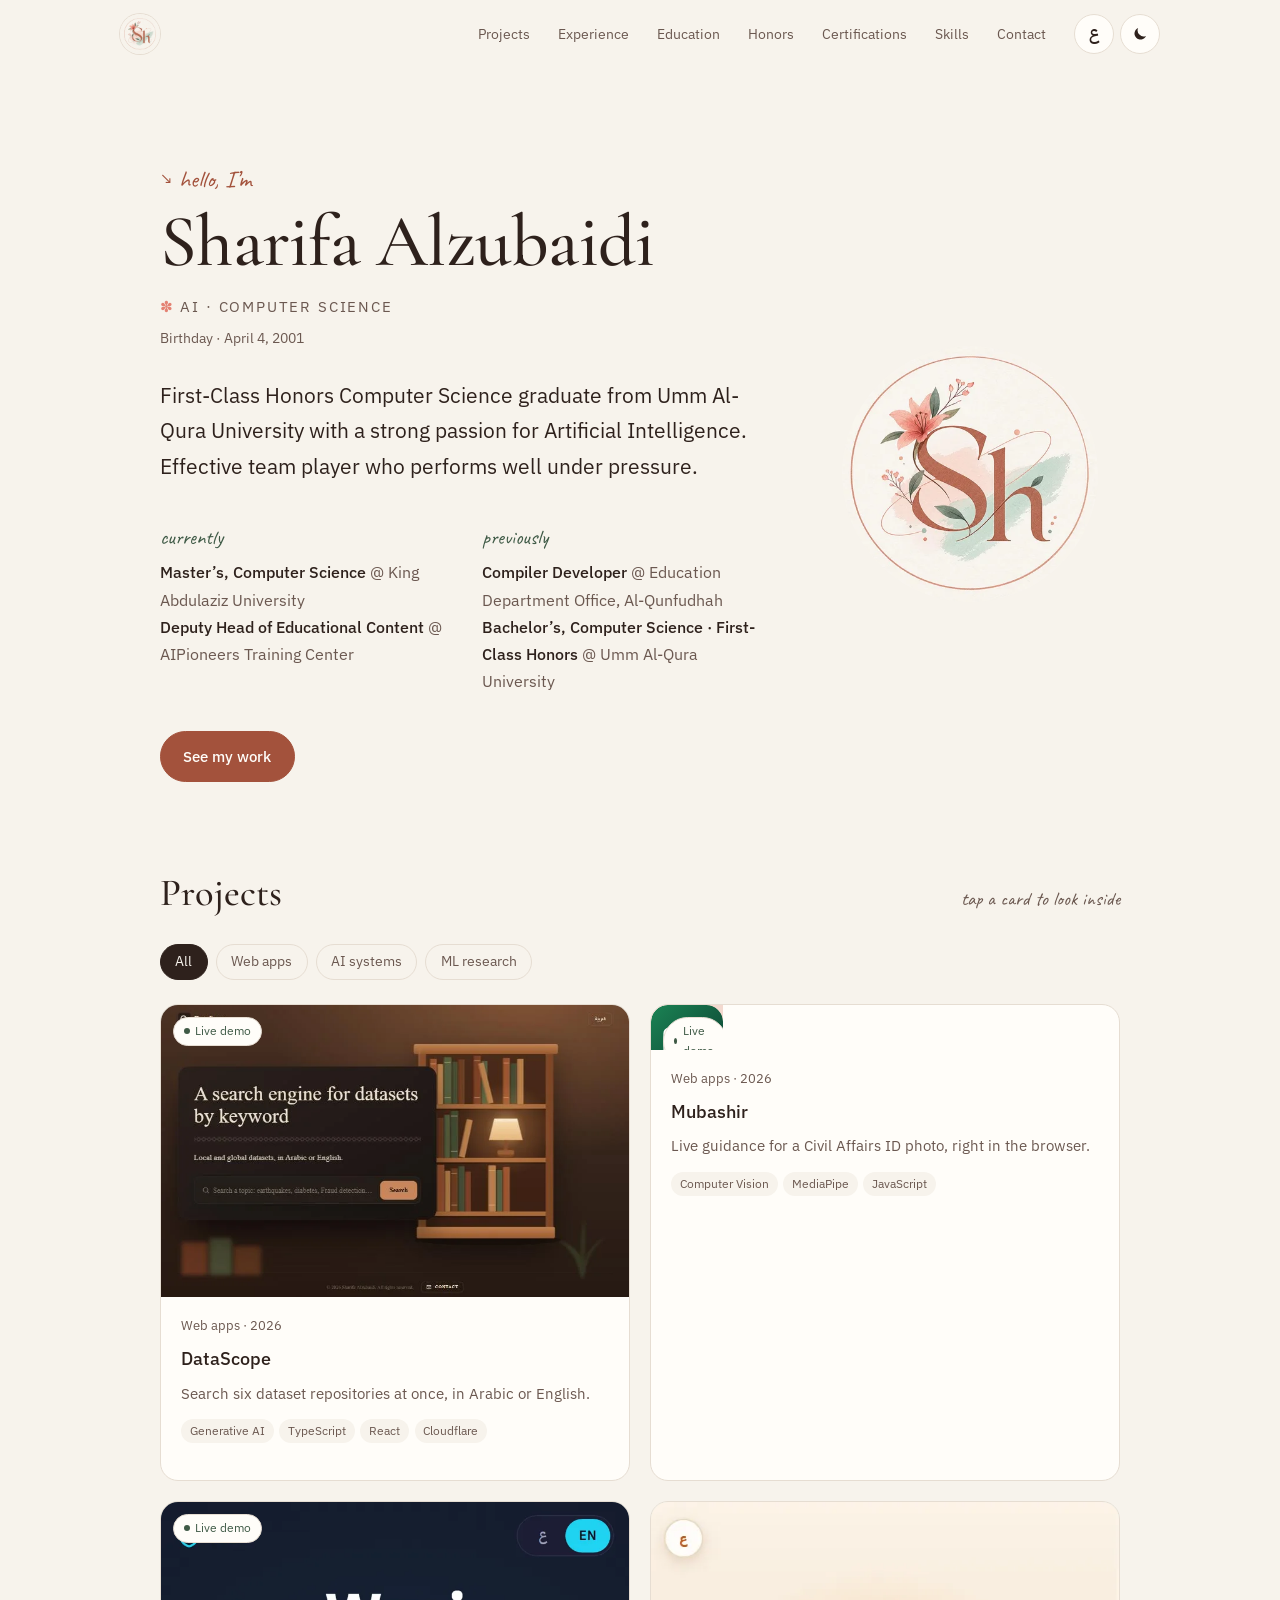
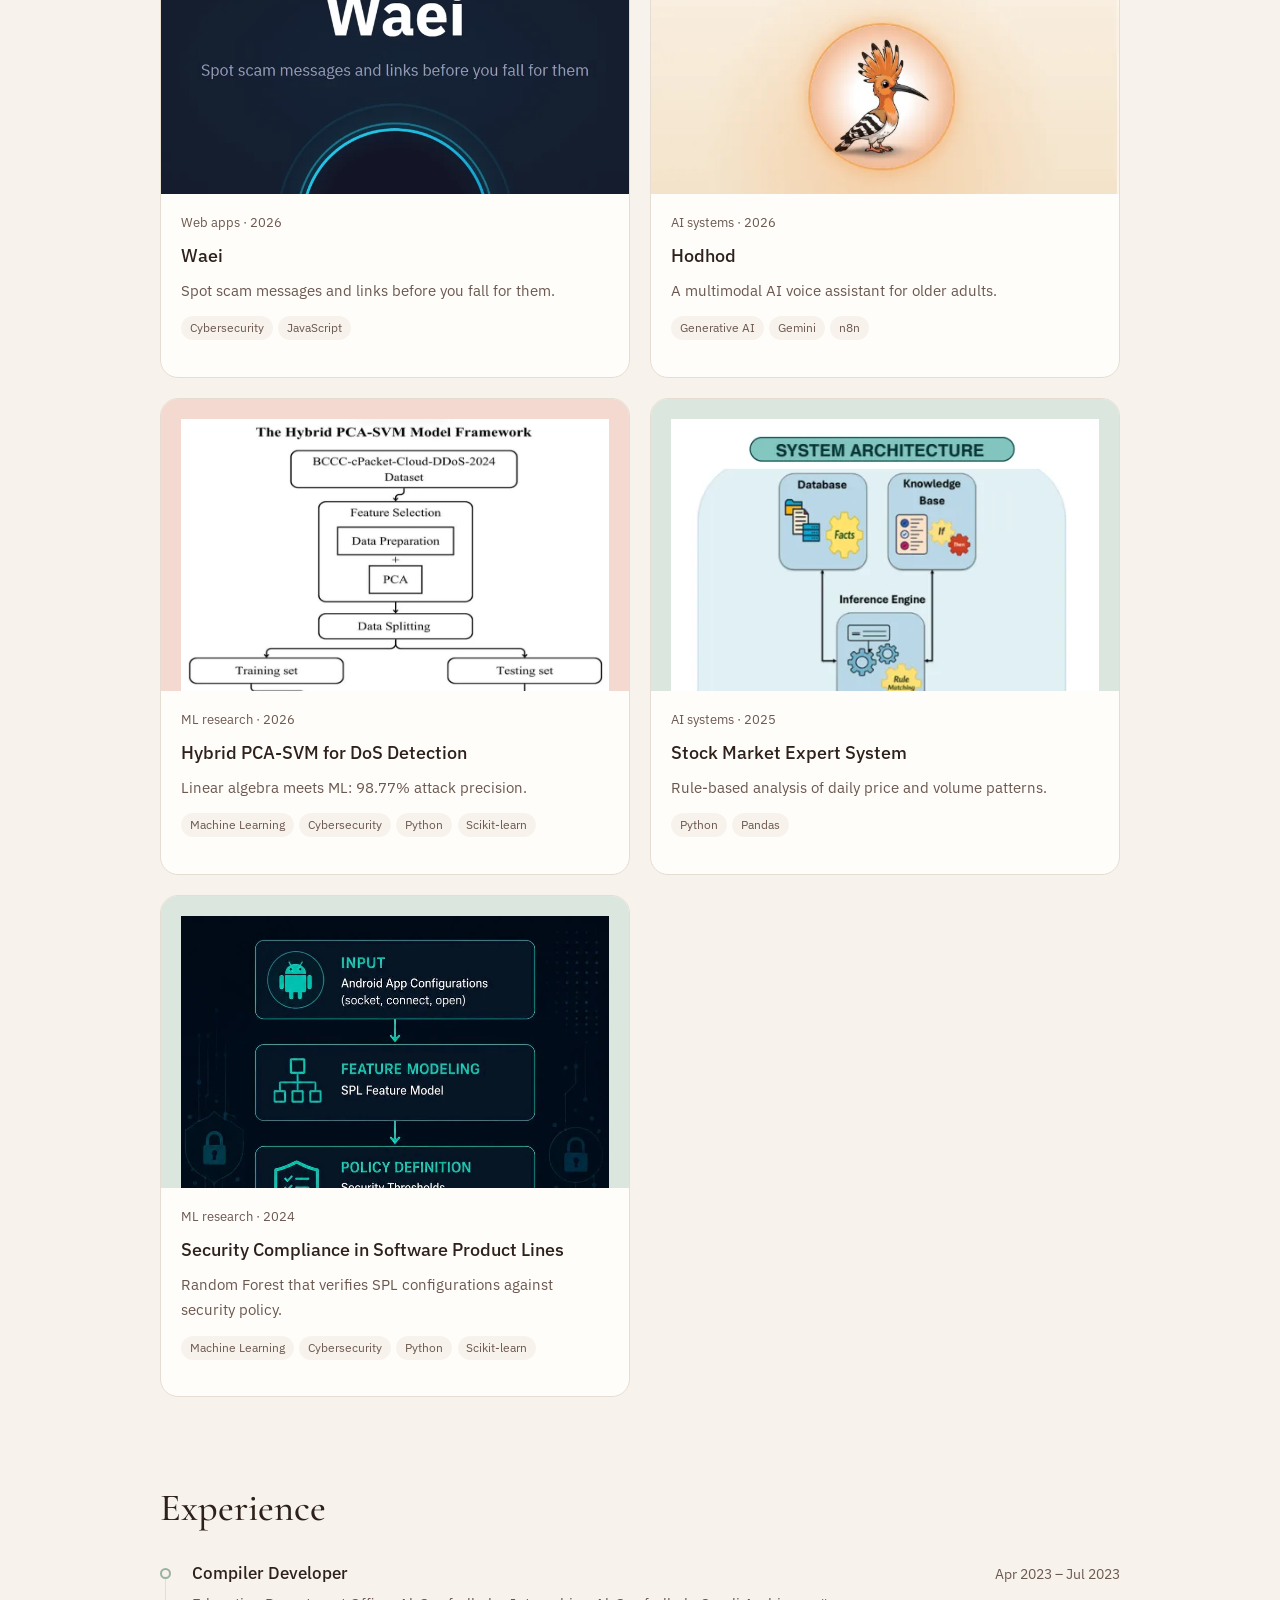
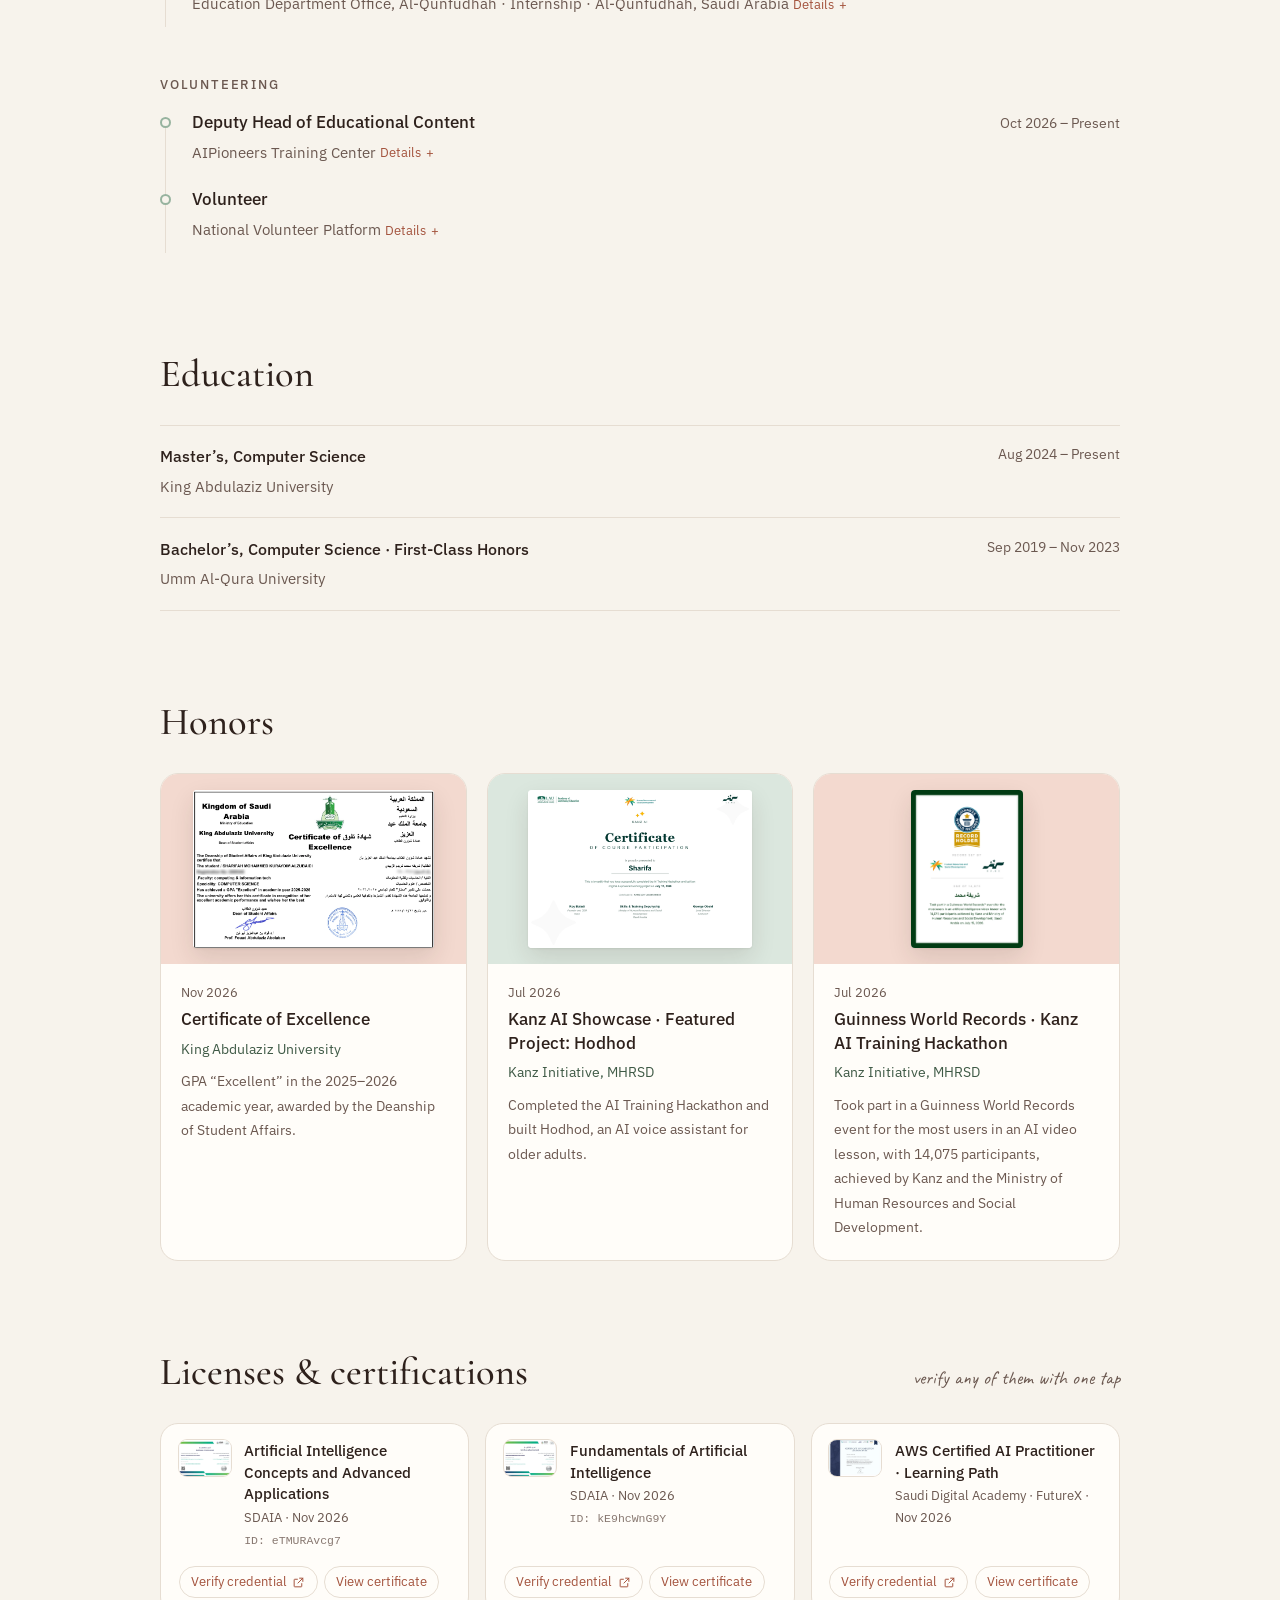
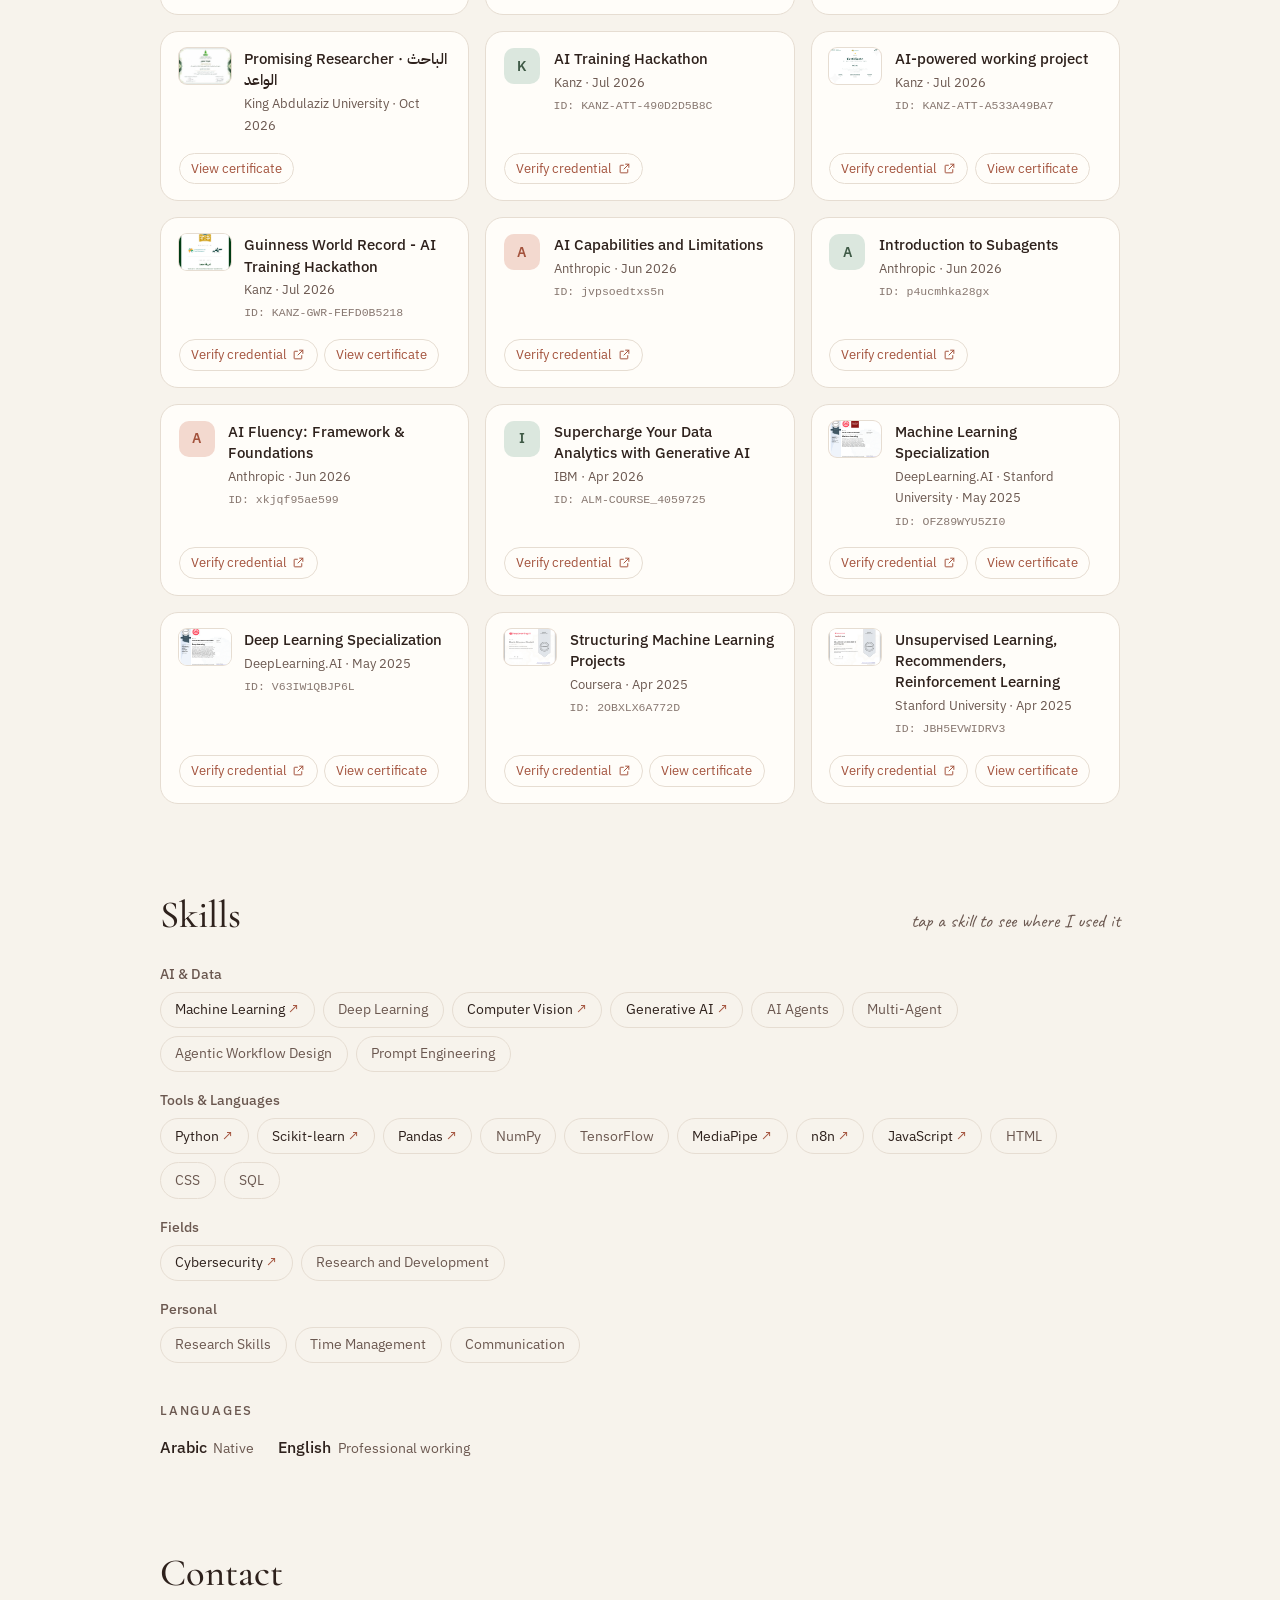
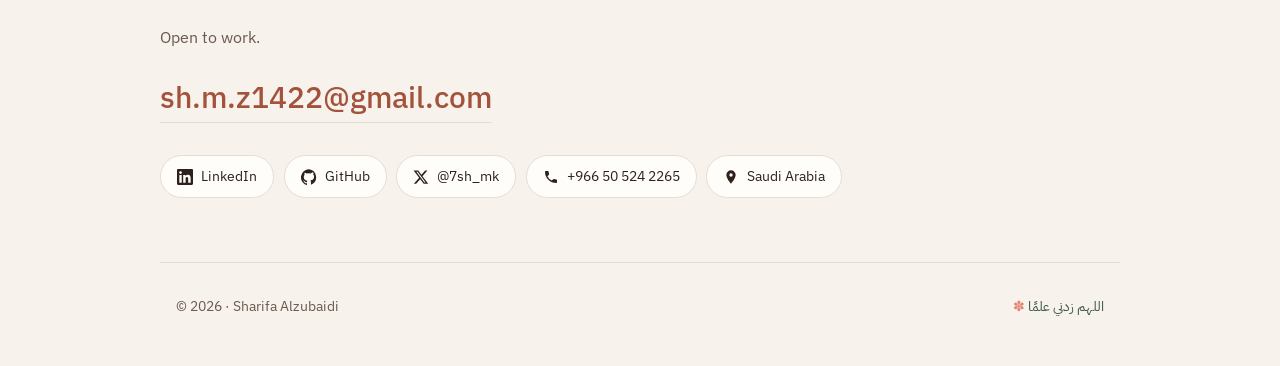
<file: index.html>
<!doctype html>
<html lang="en" dir="ltr">
<head>
  <meta charset="utf-8">
  <meta name="viewport" content="width=device-width, initial-scale=1">
  <title>Sharifa Alzubaidi · AI & Computer Science</title>
  <meta name="description" content="Portfolio of Sharifa Alzubaidi, Computer Science master’s student at King Abdulaziz University working on AI, computer vision and cybersecurity.">
  <meta name="theme-color" content="#f7f3ec" media="(prefers-color-scheme: light)">
  <meta name="theme-color" content="#1b1614" media="(prefers-color-scheme: dark)">

  <meta property="og:type" content="website">
  <meta property="og:url" content="https://7sh-mk.github.io/">
  <meta property="og:title" content="Sharifa Alzubaidi · AI & Computer Science">
  <meta property="og:description" content="Projects, experience and certifications in AI, computer vision and cybersecurity.">
  <meta property="og:image" content="https://7sh-mk.github.io/assets/brand/og-image.jpg">
  <meta property="og:image:width" content="1200">
  <meta property="og:image:height" content="630">
  <meta name="twitter:card" content="summary_large_image">
  <meta name="twitter:site" content="@7sh_mk">

  <link rel="icon" href="favicon.ico" sizes="any">
  <link rel="apple-touch-icon" href="assets/brand/apple-touch-icon.png">

  <link rel="preconnect" href="https://fonts.googleapis.com">
  <link rel="preconnect" href="https://fonts.gstatic.com" crossorigin>
  <link href="https://fonts.googleapis.com/css2?family=Caveat:wght@500&family=Cormorant+Garamond:wght@500;600&family=IBM+Plex+Sans+Arabic:wght@400;500;600&family=IBM+Plex+Sans:wght@400;500;600&display=swap" rel="stylesheet">
  <link rel="stylesheet" href="css/style.css?v=8">

  <script>
    // Apply saved theme and language before first paint to avoid a flash.
    try {
      const t = localStorage.getItem('theme');
      if (t) document.documentElement.dataset.theme = t;
      if (localStorage.getItem('lang') === 'ar') { document.documentElement.lang = 'ar'; document.documentElement.dir = 'rtl'; }
    } catch (e) {}
  </script>
</head>
<body>
  <a class="skip" href="#main" data-i18n="skip">Skip to content</a>

  <header class="nav" id="top">
    <a class="nav__logo" href="#hero" aria-label="Home"><img src="assets/brand/profile.webp" alt="" width="40" height="40"></a>
    <nav class="nav__links" id="navLinks" aria-label="Sections">
      <a href="#projects" data-i18n="nav.projects">Projects</a>
      <a href="#experience" data-i18n="nav.experience">Experience</a>
      <a href="#education" data-i18n="nav.education">Education</a>
      <a href="#recognition" data-i18n="nav.recognition">Honors</a>
      <a href="#certifications" data-i18n="nav.certs">Certifications</a>
      <a href="#skills" data-i18n="nav.skills">Skills</a>
      <a href="#contact" data-i18n="nav.contact">Contact</a>
    </nav>
    <div class="nav__tools">
      <button class="icon-btn" id="langBtn" type="button" aria-label="عربي">ع</button>
      <button class="icon-btn" id="themeBtn" type="button" aria-label="Toggle dark mode">
        <svg class="i-moon" viewBox="0 0 24 24" aria-hidden="true"><path d="M20 14.5A8 8 0 0 1 9.5 4a8 8 0 1 0 10.5 10.5z"/></svg>
        <svg class="i-sun" viewBox="0 0 24 24" aria-hidden="true"><circle cx="12" cy="12" r="4"/><path d="M12 2v2M12 20v2M4.9 4.9l1.4 1.4M17.7 17.7l1.4 1.4M2 12h2M20 12h2M4.9 19.1l1.4-1.4M17.7 6.3l1.4-1.4"/></svg>
      </button>
      <button class="icon-btn nav__menu" id="menuBtn" type="button" aria-expanded="false" aria-controls="navLinks" aria-label="Menu">
        <svg viewBox="0 0 24 24" aria-hidden="true"><path d="M4 8h16M4 16h16"/></svg>
      </button>
    </div>
  </header>

  <main id="main">
    <section class="hero" id="hero">
      <figure class="hero__art">
        <img src="assets/brand/profile.webp" alt="" width="480" height="480">
      </figure>
      <div class="hero__text">
      <p class="hand" data-i18n="hero.hello">hello, I’m</p>
      <h1 class="hero__name" data-bind="basics.name"></h1>
      <p class="hero__tagline"><span class="star" aria-hidden="true">✽</span> <span data-bind="basics.tagline"></span></p>
      <p class="hero__meta" id="heroBirthday"></p>
      <p class="hero__about" data-bind="basics.about"></p>

      <dl class="now">
        <div>
          <dt data-i18n="hero.currently">currently</dt>
          <dd id="nowList"></dd>
        </div>
        <div>
          <dt data-i18n="hero.previously">previously</dt>
          <dd id="prevList"></dd>
        </div>
      </dl>

      <div class="hero__actions">
        <a class="btn" href="#projects" data-i18n="hero.cta">See my work</a>
        <a class="btn btn--ghost" id="cvBtn" href="assets/cv.pdf" download hidden data-i18n="hero.cv">Download CV</a>
      </div>
      </div>
    </section>

    <section class="section" id="projects">
      <div class="section__head">
        <h2 data-i18n="nav.projects">Projects</h2>
        <p class="hand hand--small" data-i18n="projects.hint">tap a card to look inside</p>
      </div>
      <div class="chips" id="filters" role="toolbar" aria-label="Filter projects"></div>
      <div class="projects" id="projectGrid"></div>
    </section>

    <section class="section" id="experience">
      <div class="section__head"><h2 data-i18n="nav.experience">Experience</h2></div>
      <ol class="timeline" id="expList"></ol>
      <h3 class="sub" data-i18n="exp.volunteering">Volunteering</h3>
      <ol class="timeline" id="volList"></ol>
    </section>

    <section class="section" id="education">
      <div class="section__head"><h2 data-i18n="nav.education">Education</h2></div>
      <ul class="rows" id="eduList"></ul>
    </section>

    <section class="section" id="recognition">
      <div class="section__head"><h2 data-i18n="rec.honors">Honors</h2></div>
      <ul class="honors" id="honorList"></ul>
    </section>

    <section class="section" id="certifications">
      <div class="section__head">
        <h2 data-i18n="rec.certs">Licenses & certifications</h2>
        <p class="hand hand--small" data-i18n="rec.hint">verify any of them with one tap</p>
      </div>
      <ul class="certs" id="certList"></ul>
    </section>

    <section class="section" id="skills">
      <div class="section__head">
        <h2 data-i18n="nav.skills">Skills</h2>
        <p class="hand hand--small" data-i18n="skills.hint">tap a skill to see where I used it</p>
      </div>
      <div id="skillGroups"></div>
      <h3 class="sub" data-i18n="skills.languages">Languages</h3>
      <ul class="langs" id="langList"></ul>
    </section>

    <section class="section contact" id="contact">
      <div class="section__head"><h2 data-i18n="nav.contact">Contact</h2></div>
      <p class="contact__lead" data-i18n="contact.lead">Open to work.</p>
      <a class="contact__email" id="emailLink" href="#"></a>
      <ul class="contact__list" id="contactList"></ul>
    </section>
  </main>

  <footer class="footer">
    <p><span id="year"></span> · <span data-bind="basics.name"></span></p>
    <p class="footer__dua" lang="ar" dir="rtl">اللهم زدني علمًا <span class="star" aria-hidden="true">✽</span></p>
  </footer>

  <dialog class="modal" id="projectModal" aria-labelledby="modalTitle">
    <div class="modal__inner">
      <button class="icon-btn modal__close" type="button" data-close aria-label="Close">
        <svg viewBox="0 0 24 24" aria-hidden="true"><path d="M6 6l12 12M18 6L6 18"/></svg>
      </button>
      <div id="modalBody"></div>
    </div>
  </dialog>

  <dialog class="lightbox" id="lightbox" aria-label="Image viewer">
    <button class="icon-btn lightbox__close" type="button" data-close aria-label="Close">
      <svg viewBox="0 0 24 24" aria-hidden="true"><path d="M6 6l12 12M18 6L6 18"/></svg>
    </button>
    <button class="icon-btn lightbox__nav lightbox__prev" type="button" aria-label="Previous">
      <svg viewBox="0 0 24 24" aria-hidden="true"><path d="M15 5l-7 7 7 7"/></svg>
    </button>
    <figure>
      <img id="lightboxImg" alt="">
      <figcaption id="lightboxCap"></figcaption>
    </figure>
    <button class="icon-btn lightbox__nav lightbox__next" type="button" aria-label="Next">
      <svg viewBox="0 0 24 24" aria-hidden="true"><path d="M9 5l7 7-7 7"/></svg>
    </button>
  </dialog>

  <noscript><p class="noscript">This site needs JavaScript to load its content.</p></noscript>
  <script src="js/main.js?v=8" defer></script>
</body>
</html>
</file>
<file: css/style.css>
/* Palette extracted from the profile monogram and LinkedIn banner (assets/brand). */
:root {
  --bg: #f7f3ec;
  --surface: #fffdf9;
  --text: #2e211c;
  --muted: #6b5850;
  --line: #e6ddd2;
  --primary: #a3523c;
  --on-primary: #fffdf9;
  --secondary: #3f5a46;
  --accent: #e48273;
  --sage: #97b39f;
  --blush: #f3d9cf;
  --mint: #dbe7de;
  --shadow: 0 1px 2px rgb(46 33 28 / .04), 0 8px 24px rgb(46 33 28 / .06);

  --font: "IBM Plex Sans", "IBM Plex Sans Arabic", system-ui, sans-serif;
  --font-display: "Cormorant Garamond", Georgia, serif;
  --font-hand: "Caveat", cursive;
  --radius: 18px;
  --wrap: 960px;
  --ease: cubic-bezier(.2, .7, .2, 1);
  color-scheme: light;
}

@media (prefers-color-scheme: dark) {
  :root:not([data-theme="light"]) {
    --bg: #1b1614; --surface: #26201d; --text: #f4ece4; --muted: #bfaea5; --line: #3a312c;
    --primary: #eba08e; --on-primary: #1b1614; --secondary: #9dbca6; --accent: #e48273; --sage: #415a47;
    --blush: #3a2722; --mint: #23302a; --shadow: 0 1px 2px rgb(0 0 0 / .2), 0 8px 24px rgb(0 0 0 / .25);
    color-scheme: dark;
  }
}
:root[data-theme="dark"] {
  --bg: #1b1614; --surface: #26201d; --text: #f4ece4; --muted: #bfaea5; --line: #3a312c;
  --primary: #eba08e; --on-primary: #1b1614; --secondary: #9dbca6; --accent: #e48273; --sage: #415a47;
  --blush: #3a2722; --mint: #23302a; --shadow: 0 1px 2px rgb(0 0 0 / .2), 0 8px 24px rgb(0 0 0 / .25);
  color-scheme: dark;
}

:lang(ar) { --font: "IBM Plex Sans Arabic", "IBM Plex Sans", system-ui, sans-serif; --font-display: "IBM Plex Sans Arabic", serif; }

*, *::before, *::after { box-sizing: border-box; }
[hidden] { display: none !important; }
html { scroll-behavior: smooth; scroll-padding-top: 88px; -webkit-text-size-adjust: 100%; }
body {
  margin: 0; background: var(--bg); color: var(--text);
  font: 400 1rem/1.7 var(--font);
  transition: background-color .4s var(--ease), color .4s var(--ease);
}
img { max-width: 100%; display: block; }
a { color: inherit; }
button { font: inherit; color: inherit; }
h1, h2, h3 { margin: 0; font-weight: 500; line-height: 1.2; }
p { margin: 0; }
:focus-visible { outline: 2px solid var(--primary); outline-offset: 3px; border-radius: 6px; }

.skip { position: absolute; inset-inline-start: 1rem; top: -3rem; background: var(--surface); padding: .5rem 1rem; border-radius: 99px; z-index: 50; }
.skip:focus { top: 1rem; }

/* Nav */
.nav {
  position: sticky; top: 0; z-index: 20;
  display: flex; align-items: center; gap: 1rem;
  padding: .9rem max(16px, calc((100% - 1040px) / 2));
  background: color-mix(in srgb, var(--bg) 82%, transparent);
  backdrop-filter: blur(10px); -webkit-backdrop-filter: blur(10px);
  border-bottom: 1px solid transparent; transition: border-color .3s;
}
.nav.is-scrolled { border-bottom-color: var(--line); }
.nav__logo img { width: 40px; height: 40px; border-radius: 50%; box-shadow: 0 0 0 1px var(--line); }
.nav__links { display: flex; gap: .25rem; margin-inline-start: auto; }
.nav__links a {
  text-decoration: none; font-size: .9rem; color: var(--muted);
  padding: .35rem .75rem; border-radius: 99px; transition: color .2s, background-color .2s;
}
.nav__links a:hover { color: var(--text); }
.nav__links a.is-active { color: var(--primary); background: var(--blush); }
.nav__tools { display: flex; gap: .4rem; }
.icon-btn {
  width: 40px; height: 40px; display: grid; place-items: center; flex: none;
  border: 1px solid var(--line); border-radius: 50%; background: var(--surface);
  cursor: pointer; transition: transform .2s var(--ease), border-color .2s;
  font-family: "IBM Plex Sans Arabic", sans-serif; font-weight: 600;
}
.icon-btn:hover { border-color: var(--primary); }
.icon-btn:active { transform: scale(.94); }
.icon-btn svg { width: 18px; height: 18px; fill: none; stroke: currentColor; stroke-width: 1.6; stroke-linecap: round; stroke-linejoin: round; }
.icon-btn .i-moon { fill: currentColor; stroke: none; }
.i-sun { display: none; }
:root[data-theme="dark"] .i-sun { display: block; }
:root[data-theme="dark"] .i-moon { display: none; }
@media (prefers-color-scheme: dark) {
  :root:not([data-theme="light"]) .i-sun { display: block; }
  :root:not([data-theme="light"]) .i-moon { display: none; }
}
.nav__menu { display: none; }

@media (max-width: 860px) {
  .nav__menu { display: grid; }
  .nav__links {
    position: absolute; inset-inline: 16px; top: calc(100% + 6px);
    flex-direction: column; padding: .5rem; margin: 0;
    background: var(--surface); border: 1px solid var(--line); border-radius: var(--radius); box-shadow: var(--shadow);
    opacity: 0; visibility: hidden; transform: translateY(-6px); transition: .25s var(--ease);
  }
  .nav__links.is-open { opacity: 1; visibility: visible; transform: none; }
  .nav__links a { padding: .7rem 1rem; font-size: 1rem; }
  .nav__tools { margin-inline-start: auto; }
}

/* Layout */
main { padding-inline: 16px; }
.section, .hero { max-width: var(--wrap); margin-inline: auto; }
.section { padding-block: 4.5rem 1rem; }
.section__head { display: flex; align-items: baseline; justify-content: space-between; gap: 1rem; flex-wrap: wrap; margin-bottom: 1.75rem; }
.section__head h2, .hero__name { font-family: var(--font-display); }
.section__head h2 { font-size: clamp(1.9rem, 4vw, 2.4rem); }
.sub { font-size: .8rem; letter-spacing: .14em; text-transform: uppercase; color: var(--muted); font-weight: 500; margin: 2.5rem 0 1rem; }
:lang(ar) .sub { letter-spacing: 0; font-size: .95rem; }

.hand { font-family: var(--font-hand); font-size: 1.5rem; color: var(--primary); line-height: 1.1; }
.hand--small { font-size: 1.2rem; color: var(--muted); }
:lang(ar) .hand { font-family: var(--font); font-size: 1.05rem; }
:lang(ar) .hand--small { font-size: .9rem; }

/* Hero */
.hero { padding-block: clamp(3rem, 9vw, 6rem) 1rem; }
.hero .hand { display: inline-flex; align-items: center; gap: .4rem; }
.hero .hand::before { content: "↘"; font-family: var(--font); font-size: 1rem; }
:lang(ar) .hero .hand::before { content: "↙"; }
.hero__name { font-size: clamp(2.8rem, 9vw, 4.6rem); font-weight: 500; letter-spacing: -.01em; margin-top: .3rem; }
:lang(ar) .hero__name { font-weight: 600; letter-spacing: 0; }
.hero__tagline { color: var(--muted); margin-top: .5rem; font-size: .95rem; letter-spacing: .12em; text-transform: uppercase; }
:lang(ar) .hero__tagline { letter-spacing: 0; text-transform: none; }
.star { color: var(--accent); display: inline-block; }
.hero__meta { color: var(--muted); font-size: .9rem; margin-top: .35rem; }
.hero__about { font-size: clamp(1.1rem, 2.4vw, 1.3rem); margin-top: 1.75rem; max-width: 36em; }

.now { display: grid; grid-template-columns: repeat(auto-fit, minmax(240px, 1fr)); gap: 1.25rem 2rem; margin: 2.25rem 0 0; }
.now dt { font-family: var(--font-hand); font-size: 1.3rem; color: var(--secondary); }
:lang(ar) .now dt { font-family: var(--font); font-size: .9rem; font-weight: 600; }
.now dd { margin: .25rem 0 0; color: var(--muted); }
.now dd span { display: block; }
.now dd b { color: var(--text); font-weight: 500; }

.hero__actions { display: flex; flex-wrap: wrap; gap: .75rem; margin-top: 2.25rem; }
.btn {
  display: inline-flex; align-items: center; gap: .5rem; text-decoration: none; cursor: pointer;
  padding: .7rem 1.4rem; border-radius: 99px; border: 1px solid var(--primary);
  background: var(--primary); color: var(--on-primary); font-weight: 500; font-size: .95rem;
  transition: transform .2s var(--ease), background-color .2s, color .2s;
}
.btn:hover { transform: translateY(-1px); }
.btn--ghost { background: transparent; color: var(--primary); }
.btn--small { padding: .45rem 1rem; font-size: .85rem; }

.hero { max-width: var(--wrap); display: grid; grid-template-columns: minmax(0, 1fr) 300px; gap: 3rem; align-items: center; }
.hero__text { grid-column: 1; grid-row: 1; }
.hero__art { grid-column: 2; grid-row: 1; margin: 0; aspect-ratio: 1; border-radius: 50%; overflow: hidden;
  -webkit-mask-image: radial-gradient(circle at 50% 50%, #000 60%, transparent 60.6%);
          mask-image: radial-gradient(circle at 50% 50%, #000 60%, transparent 60.6%);
  animation: breathe 9s ease-in-out infinite; }
.hero__art img { width: 100%; height: 100%; object-fit: cover; }
@keyframes breathe { 50% { transform: translateY(-6px) rotate(1.5deg); } }
@media (prefers-color-scheme: dark) { :root:not([data-theme="light"]) .hero__art { opacity: .92; } }
:root[data-theme="dark"] .hero__art { opacity: .92; }
@media (max-width: 760px) {
  .hero { grid-template-columns: 1fr; gap: 1rem; max-width: var(--wrap); }
  .hero__art { grid-column: 1; width: 150px; }
  .hero__text { grid-row: 2; }
}

/* Chips */
.chips { display: flex; flex-wrap: wrap; gap: .5rem; margin-bottom: 1.5rem; }
.chip {
  border: 1px solid var(--line); background: transparent; border-radius: 99px;
  padding: .35rem .9rem; font-size: .85rem; color: var(--muted); cursor: pointer;
  transition: color .2s, background-color .2s, border-color .2s;
}
.chip:hover { color: var(--text); border-color: var(--muted); }
.chip[aria-pressed="true"] { background: var(--text); border-color: var(--text); color: var(--bg); }

/* Project cards */
.projects { display: grid; grid-template-columns: repeat(auto-fill, minmax(min(100%, 330px), 1fr)); gap: 1.25rem; }
.card {
  display: flex; flex-direction: column; text-align: start; padding: 0; cursor: pointer;
  background: var(--surface); border: 1px solid var(--line); border-radius: var(--radius); overflow: hidden;
  transition: transform .35s var(--ease), box-shadow .35s var(--ease), opacity .3s;
}
.card:hover { transform: translateY(-3px); box-shadow: var(--shadow); }
.card[hidden] { display: none; }
.card__media { aspect-ratio: 16 / 10; background: var(--mint); display: grid; place-items: center; overflow: hidden; position: relative; }
.card:nth-child(3n+2) .card__media { background: var(--blush); }
.card__media img { width: 100%; height: 100%; object-fit: cover; object-position: top; transition: transform .6s var(--ease); }
.card__media img.contain { object-fit: contain; padding: 1.25rem; }
.card__media img.icon { width: 72px; height: 72px; object-fit: contain; border-radius: 16px; }
.card:hover .card__media img { transform: scale(1.03); }
.badge {
  position: absolute; inset-inline-start: .75rem; top: .75rem;
  display: inline-flex; align-items: center; gap: .35rem;
  font-size: .75rem; padding: .2rem .6rem; border-radius: 99px;
  background: var(--surface); color: var(--secondary); border: 1px solid var(--line);
}
.badge::before { content: ""; width: 6px; height: 6px; border-radius: 50%; background: var(--secondary); }
.card__body { padding: 1.1rem 1.25rem 1.3rem; display: grid; gap: .4rem; }
.card__meta { font-size: .8rem; color: var(--muted); }
.card__title { font-size: 1.15rem; font-weight: 500; }
.card__short { color: var(--muted); font-size: .95rem; }
.tags { display: flex; flex-wrap: wrap; gap: .35rem; margin-top: .4rem; padding: 0; list-style: none; }
.tags li { font-size: .75rem; padding: .1rem .55rem; border-radius: 99px; background: var(--bg); color: var(--muted); }

/* Timeline */
.timeline { list-style: none; margin: 0; padding: 0; position: relative; }
.timeline::before { content: ""; position: absolute; inset-block: .6rem; inset-inline-start: 5px; width: 1px; background: var(--line); }
.tl { position: relative; padding-inline-start: 2rem; padding-bottom: 1.25rem; }
.tl::before { content: ""; position: absolute; inset-inline-start: 0; top: .55rem; width: 11px; height: 11px; border-radius: 50%; background: var(--bg); border: 2px solid var(--sage); transition: border-color .3s, background-color .3s; }
.tl.is-open::before { border-color: var(--primary); background: var(--primary); }
.tl__toggle { all: unset; display: block; width: 100%; cursor: pointer; border-radius: 10px; }
.tl__toggle:focus-visible { outline: 2px solid var(--primary); outline-offset: 4px; }
.tl__top { display: flex; justify-content: space-between; gap: 1rem; align-items: baseline; flex-wrap: wrap; }
.tl__title { font-weight: 500; font-size: 1.05rem; }
.tl__date { font-size: .85rem; color: var(--muted); white-space: nowrap; }
.tl__org { color: var(--muted); font-size: .95rem; }
.tl__more { display: inline-flex; align-items: center; gap: .3rem; font-size: .82rem; color: var(--primary); margin-top: .35rem; }
.tl__more::after { content: "+"; transition: transform .3s var(--ease); }
.tl.is-open .tl__more::after { transform: rotate(45deg); }
.tl__panel { display: grid; grid-template-rows: 0fr; transition: grid-template-rows .45s var(--ease); }
.tl.is-open .tl__panel { grid-template-rows: 1fr; }
.tl__panel > div { overflow: hidden; }
.tl__panel p { color: var(--muted); padding-top: .75rem; }
.tl__groups { display: grid; grid-template-columns: repeat(auto-fit, minmax(200px, 1fr)); gap: 1rem; padding: 1rem 0 .25rem; }
.tl__groups h4 { margin: 0 0 .35rem; font-size: .85rem; font-weight: 600; color: var(--secondary); }
.tl__groups ul { margin: 0; padding-inline-start: 1.1rem; color: var(--muted); font-size: .9rem; }

/* Rows (education, honors) */
.rows { list-style: none; margin: 0; padding: 0; }
.row { display: grid; grid-template-columns: 1fr auto; gap: .2rem 1rem; padding: 1.1rem 0; border-top: 1px solid var(--line); }
.row:last-child { border-bottom: 1px solid var(--line); }
.row__title { font-weight: 500; }
.row__sub { color: var(--muted); font-size: .95rem; grid-column: 1; }
.row__date { color: var(--muted); font-size: .85rem; grid-row: 1; grid-column: 2; white-space: nowrap; }
.row__desc { color: var(--muted); font-size: .9rem; grid-column: 1 / -1; }

/* Honors */
.honors { list-style: none; margin: 0; padding: 0; display: grid; grid-template-columns: repeat(auto-fill, minmax(min(100%, 280px), 1fr)); gap: 1.25rem; }
.honor { display: flex; flex-direction: column; background: var(--surface); border: 1px solid var(--line); border-radius: var(--radius); overflow: hidden; transition: transform .35s var(--ease), box-shadow .35s var(--ease); }
.honor:hover { transform: translateY(-3px); box-shadow: var(--shadow); }
.honor__media { all: unset; box-sizing: border-box; display: grid; grid-template: minmax(0, 1fr) / minmax(0, 1fr); place-items: center; overflow: hidden; aspect-ratio: 16 / 10; padding: clamp(1rem, 4%, 1.75rem); background: var(--blush); cursor: zoom-in; }
.honor:nth-child(2n) .honor__media { background: var(--mint); }
.honor__media img { display: block; max-width: 100%; max-height: 100%; width: auto; height: auto; object-fit: contain; border-radius: 4px; background: #fff; box-shadow: 0 1px 2px rgb(46 33 28 / .08), 0 10px 24px rgb(46 33 28 / .12); transition: transform .5s var(--ease); }
.honor__media:hover img { transform: translateY(-3px) scale(1.015); }
.honor__media:focus-visible { outline: 2px solid var(--primary); outline-offset: -2px; }
.honor__media--empty { cursor: default; }
.honor__media--empty span { font-size: 3rem; color: var(--primary); opacity: .55; }
.honor__body { padding: 1.1rem 1.25rem 1.3rem; display: grid; gap: .3rem; }
.honor__date { font-size: .8rem; color: var(--muted); }
.honor__title { font-size: 1.05rem; font-weight: 500; line-height: 1.4; }
.honor__issuer { color: var(--secondary); font-size: .9rem; }
.honor__desc { color: var(--muted); font-size: .9rem; margin-top: .2rem; }

/* Certifications */
.certs { list-style: none; margin: 0; padding: 0; display: grid; grid-template-columns: repeat(auto-fill, minmax(min(100%, 280px), 1fr)); gap: 1rem; }
.cert { display: flex; flex-direction: column; border: 1px solid var(--line); border-radius: var(--radius); background: var(--surface); overflow: hidden; transition: transform .35s var(--ease), box-shadow .35s var(--ease); }
.cert:hover { transform: translateY(-2px); box-shadow: var(--shadow); }
.cert__body { display: flex; gap: .85rem; align-items: flex-start; padding: 1rem 1.1rem; flex: 1; }
.cert__mark { flex: none; width: 36px; height: 36px; border-radius: 10px; display: grid; place-items: center; background: var(--mint); color: var(--secondary); font-weight: 600; font-size: .85rem; }
.cert:nth-child(2n) .cert__mark { background: var(--blush); color: var(--primary); }
.cert__thumb { all: unset; flex: none; width: 52px; height: 36px; border-radius: 8px; overflow: hidden; cursor: zoom-in; background: #fff; box-shadow: 0 0 0 1px var(--line); transition: transform .3s var(--ease); }
.cert__thumb img { width: 100%; height: 100%; object-fit: cover; }
.cert__thumb:hover { transform: scale(1.08); }
.cert__thumb:focus-visible { outline: 2px solid var(--primary); outline-offset: 2px; }
.cert__name { font-weight: 500; font-size: .95rem; line-height: 1.4; }
.cert__meta { color: var(--muted); font-size: .8rem; margin-top: .15rem; }
.cert__id { font-family: ui-monospace, monospace; font-size: .72rem; opacity: .8; overflow-wrap: anywhere; }
.cert__actions { display: flex; flex-wrap: wrap; gap: .4rem; padding: 0 1.1rem 1rem; }
.cert__link { display: inline-flex; align-items: center; gap: .35rem; font-size: .8rem; text-decoration: none; color: var(--primary); padding: .25rem .7rem; border-radius: 99px; border: 1px solid var(--line); background: transparent; cursor: pointer; transition: border-color .2s, background-color .2s; }
.cert__link:hover { border-color: var(--primary); background: var(--blush); }
.cert__link svg { width: 13px; height: 13px; fill: none; stroke: currentColor; stroke-width: 1.8; stroke-linecap: round; stroke-linejoin: round; }

/* Skills */
.skill-group + .skill-group { margin-top: 1.25rem; }
.skill-group h3 { font-size: .85rem; color: var(--muted); font-weight: 500; margin-bottom: .6rem; }
.skill-group .chips { margin: 0; }
.chip--skill.has-projects { color: var(--text); }
.chip--skill.has-projects::after { content: " ↗"; color: var(--primary); }
.chip--skill:not(.has-projects) { cursor: default; }
.chip--skill:not(.has-projects):hover { border-color: var(--line); color: var(--muted); }
.langs { list-style: none; padding: 0; margin: 0; display: flex; flex-wrap: wrap; gap: 1.5rem; }
.langs b { font-weight: 500; }
.langs span { color: var(--muted); font-size: .9rem; margin-inline-start: .4rem; }

/* Contact */
.contact { padding-bottom: 4rem; }
.contact__lead { color: var(--muted); max-width: 32em; }
.contact__email { display: inline-block; margin-top: 1.25rem; font-size: clamp(1.25rem, 4.5vw, 1.9rem); font-weight: 500; color: var(--primary); text-decoration: none; border-bottom: 1px solid var(--line); word-break: break-all; transition: border-color .2s; }
.contact__email:hover { border-color: var(--primary); }
.contact__list { list-style: none; margin: 2rem 0 0; padding: 0; display: flex; flex-wrap: wrap; gap: .6rem; }
.contact__list a, .contact__list span {
  display: inline-flex; align-items: center; gap: .5rem; text-decoration: none;
  padding: .5rem 1rem; border: 1px solid var(--line); border-radius: 99px; font-size: .9rem; background: var(--surface);
  transition: border-color .2s, color .2s;
}
.contact__list a:hover { border-color: var(--primary); color: var(--primary); }
.contact__list svg { width: 16px; height: 16px; fill: currentColor; }
.contact__list [dir="ltr"] { unicode-bidi: isolate; }

.footer__dua { font-family: "IBM Plex Sans Arabic", sans-serif; color: var(--secondary); }
.footer { align-items: center; max-width: var(--wrap); margin: 0 auto; padding: 2rem 16px 3rem; border-top: 1px solid var(--line); display: flex; justify-content: space-between; flex-wrap: wrap; gap: .5rem; color: var(--muted); font-size: .85rem; }

/* Modal */
dialog { color: var(--text); }
.modal {
  width: min(920px, calc(100% - 24px)); max-height: calc(100dvh - 24px); padding: 0;
  border: 1px solid var(--line); border-radius: 22px; background: var(--surface); box-shadow: var(--shadow);
}
.modal::backdrop, .lightbox::backdrop { background: rgb(27 22 20 / .45); backdrop-filter: blur(4px); }
.modal[open] { animation: rise .35s var(--ease); }
@keyframes rise { from { opacity: 0; transform: translateY(12px); } }
.modal__inner { padding: clamp(1.25rem, 4vw, 2.25rem); position: relative; }
.modal__close { position: absolute; top: 1rem; inset-inline-end: 1rem; }
.modal h2 { font-family: var(--font-display); font-size: clamp(1.7rem, 4vw, 2.2rem); padding-inline-end: 3rem; }
.modal__meta { color: var(--muted); font-size: .85rem; margin-top: .3rem; }
.modal__desc { margin-top: 1rem; color: var(--text); }
.modal__links { display: flex; flex-wrap: wrap; gap: .5rem; margin-top: 1.25rem; }
.modal h3 { font-size: .8rem; letter-spacing: .14em; text-transform: uppercase; color: var(--muted); font-weight: 500; margin: 2rem 0 .75rem; }
:lang(ar) .modal h3 { letter-spacing: 0; font-size: .95rem; }

.browser { border: 1px solid var(--line); border-radius: 14px; overflow: hidden; background: var(--bg); }
.browser__bar { display: flex; align-items: center; gap: .6rem; padding: .55rem .8rem; border-bottom: 1px solid var(--line); }
.browser__dots { display: flex; gap: 5px; }
.browser__dots i { width: 9px; height: 9px; border-radius: 50%; background: var(--line); }
.browser__dots i:first-child { background: var(--accent); }
.browser__dots i:nth-child(2) { background: var(--blush); }
.browser__dots i:nth-child(3) { background: var(--sage); }
.browser__url { flex: 1; min-width: 0; font-size: .78rem; color: var(--muted); background: var(--surface); padding: .2rem .7rem; border-radius: 99px; overflow: hidden; text-overflow: ellipsis; white-space: nowrap; direction: ltr; text-align: left; }
.browser__btn { all: unset; cursor: pointer; color: var(--muted); display: grid; place-items: center; width: 28px; height: 28px; border-radius: 8px; }
.browser__btn:hover { color: var(--primary); background: var(--surface); }
.browser__btn svg { width: 16px; height: 16px; fill: none; stroke: currentColor; stroke-width: 1.7; stroke-linecap: round; stroke-linejoin: round; }
.browser__frame { position: relative; height: min(70dvh, 640px); background: var(--surface); }
.browser__frame iframe { width: 100%; height: 100%; border: 0; display: block; background: #fff; }
.browser__loading { position: absolute; inset: 0; display: grid; place-items: center; color: var(--muted); font-size: .9rem; }
.browser.is-full { position: fixed; inset: 0; z-index: 100; border-radius: 0; border: 0; }
.browser.is-full .browser__frame { height: calc(100dvh - 45px); }

.video { width: 100%; border-radius: 14px; background: #000; aspect-ratio: 848 / 432; }

.gallery { display: flex; gap: .75rem; overflow-x: auto; scroll-snap-type: x mandatory; padding-bottom: .5rem; scrollbar-width: thin; }
.gallery button { all: unset; cursor: zoom-in; flex: 0 0 auto; scroll-snap-align: start; border-radius: 12px; overflow: hidden; border: 1px solid var(--line); background: #fff; }
.gallery button:focus-visible { outline: 2px solid var(--primary); outline-offset: 2px; }
.gallery img { height: 220px; width: auto; max-width: 70vw; object-fit: contain; }
.gallery figcaption { font-size: .78rem; color: var(--muted); padding: .35rem .6rem; background: var(--surface); }

/* Lightbox */
.lightbox { width: 100%; height: 100%; max-width: none; max-height: none; margin: 0; padding: 0; border: 0; background: transparent; }
.lightbox[open] { display: grid; grid-template-columns: auto 1fr auto; align-items: center; gap: .5rem; padding: 3.5rem 12px 1.5rem; }
.lightbox figure { margin: 0; display: grid; justify-items: center; gap: .75rem; min-width: 0; }
.lightbox img { max-height: calc(100dvh - 8rem); max-width: 100%; border-radius: 12px; background: #fff; }
.lightbox figcaption { color: #f4ece4; font-size: .9rem; }
.lightbox__close { position: fixed; top: 12px; inset-inline-end: 12px; }
:dir(rtl) .lightbox__nav svg { transform: scaleX(-1); }
/* Reveal */
.reveal { opacity: 0; transform: translateY(14px); transition: opacity .8s var(--ease), transform .8s var(--ease); }
.reveal.in { opacity: 1; transform: none; }

.noscript { text-align: center; padding: 2rem; }

@media (max-width: 560px) {
  .row { grid-template-columns: 1fr; }
  .row__date { grid-row: auto; grid-column: 1; }
  .browser__frame { height: 72dvh; }
  .gallery img { height: 180px; }
}

@media (prefers-reduced-motion: reduce) {
  html { scroll-behavior: auto; }
  *, *::before, *::after { animation-duration: .01ms !important; transition-duration: .01ms !important; }
  .reveal { opacity: 1; transform: none; }
}
</file>
